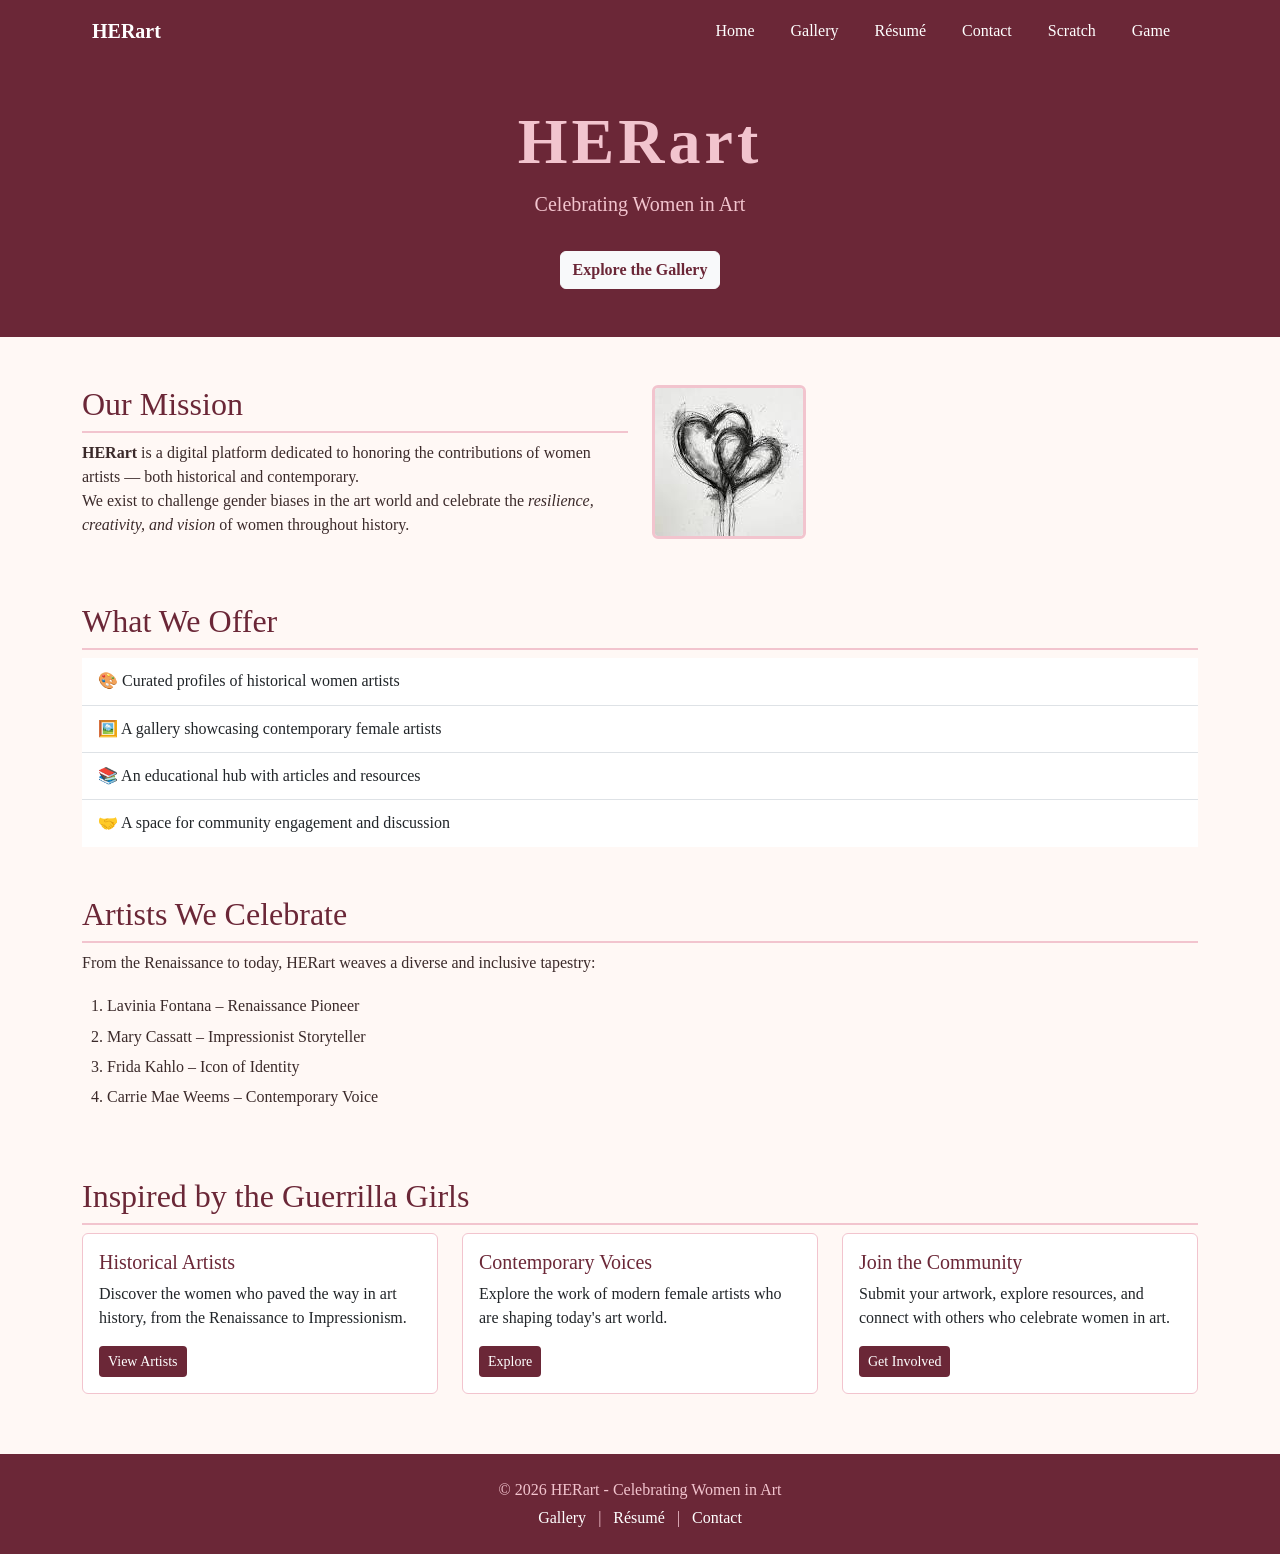
<file: index.html>
<!DOCTYPE html>
<html lang="en">

<head>
  <meta charset="UTF-8" />
  <meta name="viewport" content="width=device-width, initial-scale=1.0" />
  <title>HERart - Celebrating Women in Art</title>
  <!-- Bootstrap CSS -->
  <link href="https://cdn.jsdelivr.net/npm/bootstrap@5.3.0/dist/css/bootstrap.min.css" rel="stylesheet" />
  <!-- Custom Stylesheet -->
  <link rel="stylesheet" href="styles.css" />
</head>

<body>

 <!-- NAVBAR (Bootstrap Component) -->
  <nav class="navbar navbar-expand-lg fixed-top" style="background-color: #6b2737;">
    <div class="container">
      <a class="navbar-brand text-white fw-bold" href="index.html">HERart</a>
      <button class="navbar-toggler" type="button" data-bs-toggle="collapse" data-bs-target="#navbarNav">
        <span class="navbar-toggler-icon"></span>
      </button>
      <div class="collapse navbar-collapse" id="navbarNav">
        <ul class="navbar-nav ms-auto">
          <li class="nav-item"><a class="nav-link text-white" href="index.html">Home</a></li>
          <li class="nav-item"><a class="nav-link text-white" href="gallery.html">Gallery</a></li>
          <li class="nav-item"><a class="nav-link text-white" href="resume.html">Résumé</a></li>
          <li class="nav-item"><a class="nav-link text-white" href="contact.html">Contact</a></li>
          <li class="nav-item"><a class="nav-link text-white" href="scratch.html">Scratch</a></li>
          <li class="nav-item"><a class="nav-link text-white" href="webapp.html">Game</a></li>
        </ul>
      </div>
    </div>
  </nav>

  <!-- HERO SECTION -->
  <div class="container-fluid py-5 text-white text-center" style="background-color: #6b2737; margin-top: 56px;">
    <div class="container">
      <h1 class="display-3 fw-bold" style="color: #f2c4ce; letter-spacing: 4px;">HERart</h1>
      <p class="lead" style="color: #f2c4ce;">Celebrating Women in Art</p>
      <a href="gallery.html" class="btn btn-light mt-3" style="color: #6b2737; font-weight: bold;">Explore the Gallery</a>
    </div>
  </div>

  <!-- MAIN CONTENT -->
  <div class="container my-5" id="top">

    <!-- MISSION -->
    <div class="row align-items-center mb-5" id="mission">
      <div class="col-md-6">
        <h2 style="color: #6b2737;">Our Mission</h2>
        <p>
          <strong>HERart</strong> is a digital platform dedicated to honoring the contributions
          of women artists — both historical and contemporary.<br />
          We exist to challenge gender biases in the art world and celebrate the
          <em>resilience, creativity, and vision</em> of women throughout history.
        </p>
      </div>
      <div class="col-md-6 text-center">
        <img src="images/frontpageart.jpg" alt="Artwork representing women in art"
          class="img-fluid rounded" style="border: 3px solid #f2c4ce; max-height: 300px;" />
      </div>
    </div>

    <!-- WHAT WE OFFER -->
    <div class="row mb-5" id="what-we-offer">
      <div class="col-12">
        <h2 style="color: #6b2737;">What We Offer</h2>
        <ul class="list-group list-group-flush">
          <li class="list-group-item">🎨 Curated profiles of historical women artists</li>
          <li class="list-group-item">🖼️ A gallery showcasing contemporary female artists</li>
          <li class="list-group-item">📚 An educational hub with articles and resources</li>
          <li class="list-group-item">🤝 A space for community engagement and discussion</li>
        </ul>
      </div>
    </div>

    <!-- ARTISTS WE CELEBRATE -->
    <div class="row mb-5" id="artists">
      <div class="col-12">
        <h2 style="color: #6b2737;">Artists We Celebrate</h2>
        <p>From the Renaissance to today, HERart weaves a diverse and inclusive tapestry:</p>
        <ol>
          <li>Lavinia Fontana – Renaissance Pioneer</li>
          <li>Mary Cassatt – Impressionist Storyteller</li>
          <li>Frida Kahlo – Icon of Identity</li>
          <li>Carrie Mae Weems – Contemporary Voice</li>
        </ol>
      </div>
    </div>

    <!-- CARDS SECTION -->
    <div class="row mb-5" id="inspiration">
      <div class="col-12">
        <h2 style="color: #6b2737;">Inspired by the Guerrilla Girls</h2>
      </div>
      <div class="col-md-4">
        <div class="card h-100" style="border-color: #f2c4ce;">
          <div class="card-body">
            <h5 class="card-title" style="color: #6b2737;">Historical Artists</h5>
            <p class="card-text">Discover the women who paved the way in art history, from the Renaissance to Impressionism.</p>
            <a href="gallery.html" class="btn btn-sm" style="background-color: #6b2737; color: white;">View Artists</a>
          </div>
        </div>
      </div>
      <div class="col-md-4">
        <div class="card h-100" style="border-color: #f2c4ce;">
          <div class="card-body">
            <h5 class="card-title" style="color: #6b2737;">Contemporary Voices</h5>
            <p class="card-text">Explore the work of modern female artists who are shaping today's art world.</p>
            <a href="gallery.html" class="btn btn-sm" style="background-color: #6b2737; color: white;">Explore</a>
          </div>
        </div>
      </div>
      <div class="col-md-4">
        <div class="card h-100" style="border-color: #f2c4ce;">
          <div class="card-body">
            <h5 class="card-title" style="color: #6b2737;">Join the Community</h5>
            <p class="card-text">Submit your artwork, explore resources, and connect with others who celebrate women in art.</p>
            <a href="contact.html" class="btn btn-sm" style="background-color: #6b2737; color: white;">Get Involved</a>
          </div>
        </div>
      </div>
    </div>

  </div>

  <!-- FOOTER -->
  <footer class="text-center py-4" style="background-color: #6b2737; color: #f2c4ce;">
    <p class="mb-1">&copy; 2026 HERart - Celebrating Women in Art</p>
    <a href="gallery.html" class="text-white mx-2">Gallery</a> |
    <a href="resume.html" class="text-white mx-2">Résumé</a> |
    <a href="contact.html" class="text-white mx-2">Contact</a>
  </footer>

  <!-- Bootstrap JS -->
  <script src="https://cdn.jsdelivr.net/npm/bootstrap@5.3.0/dist/js/bootstrap.bundle.min.js"></script>

</body>
</html>
</file>
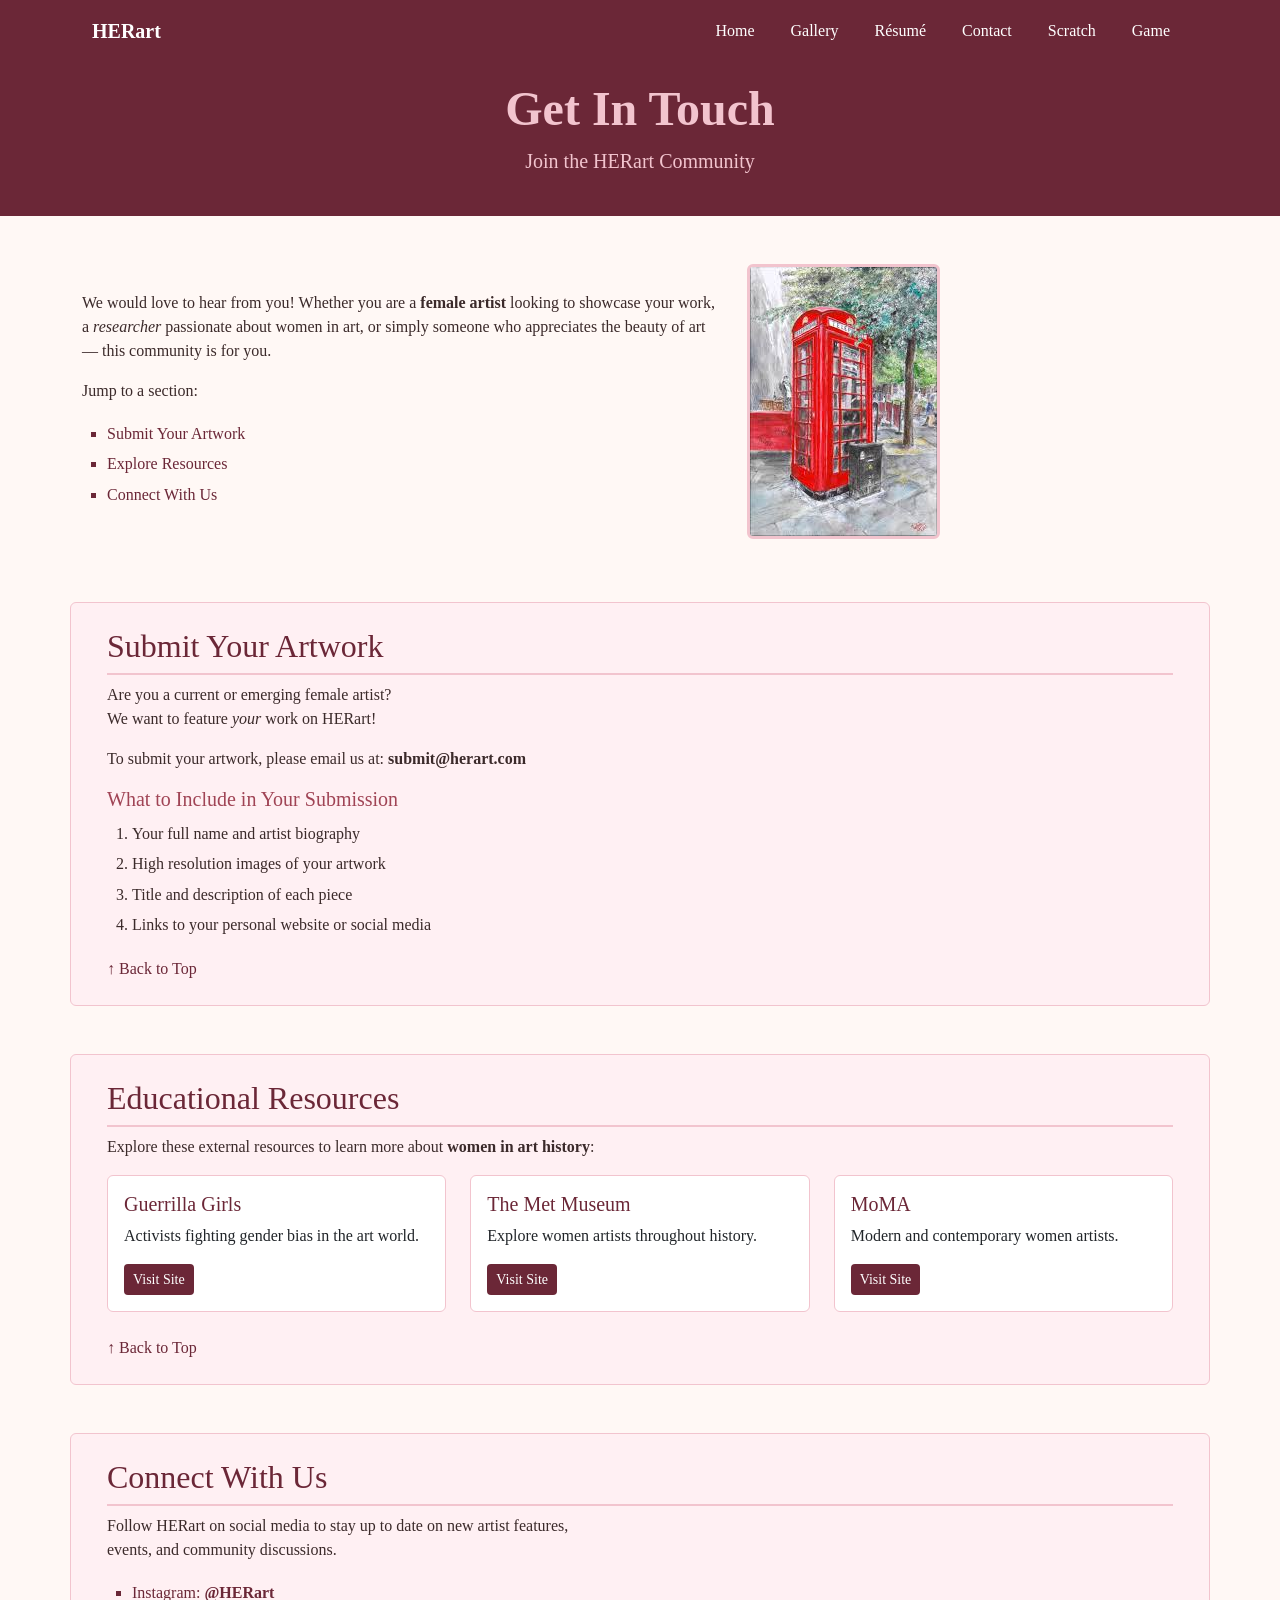
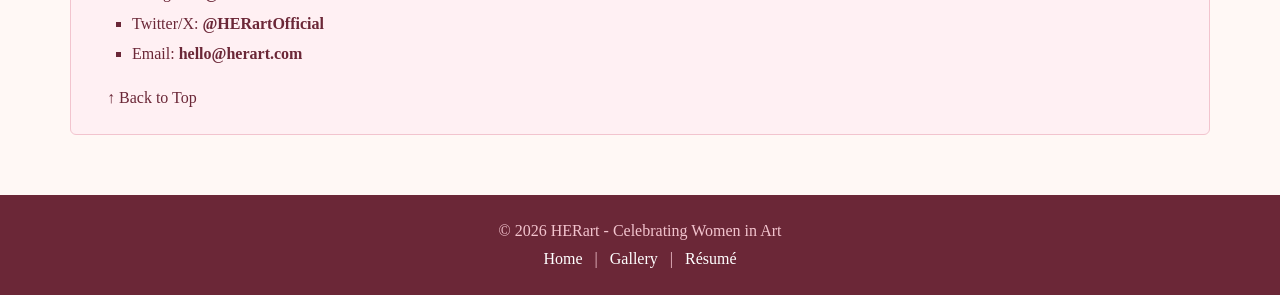
<file: contact.html>
<!DOCTYPE html>
<html lang="en">

<head>
  <meta charset="UTF-8" />
  <meta name="viewport" content="width=device-width, initial-scale=1.0" />
  <title>HERart - Contact Us</title>
  <!-- Bootstrap CSS -->
  <link href="https://cdn.jsdelivr.net/npm/bootstrap@5.3.0/dist/css/bootstrap.min.css" rel="stylesheet" />
  <!-- Custom Stylesheet -->
  <link rel="stylesheet" href="styles.css" />
</head>

<body>

 <!-- NAVBAR (Bootstrap Component) -->
  <nav class="navbar navbar-expand-lg fixed-top" style="background-color: #6b2737;">
    <div class="container">
      <a class="navbar-brand text-white fw-bold" href="index.html">HERart</a>
      <button class="navbar-toggler" type="button" data-bs-toggle="collapse" data-bs-target="#navbarNav">
        <span class="navbar-toggler-icon"></span>
      </button>
      <div class="collapse navbar-collapse" id="navbarNav">
        <ul class="navbar-nav ms-auto">
          <li class="nav-item"><a class="nav-link text-white" href="index.html">Home</a></li>
          <li class="nav-item"><a class="nav-link text-white" href="gallery.html">Gallery</a></li>
          <li class="nav-item"><a class="nav-link text-white" href="resume.html">Résumé</a></li>
          <li class="nav-item"><a class="nav-link text-white" href="contact.html">Contact</a></li>
          <li class="nav-item"><a class="nav-link text-white" href="scratch.html">Scratch</a></li>
          <li class="nav-item"><a class="nav-link text-white" href="webapp.html">Game</a></li>
        </ul>
      </div>
    </div>
  </nav>

  <!-- PAGE HEADER -->
  <div class="container-fluid py-4 text-center text-white" style="background-color: #6b2737; margin-top: 56px;">
    <h1 class="display-5 fw-bold" style="color: #f2c4ce;">Get In Touch</h1>
    <p class="lead" style="color: #f2c4ce;">Join the HERart Community</p>
  </div>

  <!-- MAIN CONTENT -->
  <div class="container my-5" id="top">

    <!-- INTRO -->
    <div class="row align-items-center mb-5" id="contact-intro">
      <div class="col-md-7">
        <p>
          We would love to hear from you! Whether you are a <strong>female artist</strong>
          looking to showcase your work, a <em>researcher</em> passionate about women in art,
          or simply someone who appreciates the beauty of art — this community is for you.
        </p>
        <p>Jump to a section:</p>
        <ul>
          <li><a href="#submit-art" style="color: #6b2737;">Submit Your Artwork</a></li>
          <li><a href="#resources" style="color: #6b2737;">Explore Resources</a></li>
          <li><a href="#connect" style="color: #6b2737;">Connect With Us</a></li>
        </ul>
      </div>
      <div class="col-md-5 text-center">
        <img src="images/contactpage.jpg" alt="HERart Community"
          class="img-fluid rounded" style="border: 3px solid #f2c4ce; max-height: 300px;" />
      </div>
    </div>

    <!-- SUBMIT ART -->
    <div class="row mb-5 p-4 rounded" id="submit-art" style="background-color: #fff0f3; border: 1px solid #f2c4ce;">
      <div class="col-12">
        <h2 style="color: #6b2737;">Submit Your Artwork</h2>
        <p>
          Are you a current or emerging female artist?<br />
          We want to feature <em>your</em> work on HERart!
        </p>
        <p>To submit your artwork, please email us at: <strong>submit@herart.com</strong></p>
        <h5 style="color: #a04455;">What to Include in Your Submission</h5>
        <ol>
          <li>Your full name and artist biography</li>
          <li>High resolution images of your artwork</li>
          <li>Title and description of each piece</li>
          <li>Links to your personal website or social media</li>
        </ol>
        <a href="#top" style="color: #6b2737;">&#8593; Back to Top</a>
      </div>
    </div>

    <!-- RESOURCES -->
    <div class="row mb-5 p-4 rounded" id="resources" style="background-color: #fff0f3; border: 1px solid #f2c4ce;">
      <div class="col-12">
        <h2 style="color: #6b2737;">Educational Resources</h2>
        <p>Explore these external resources to learn more about <strong>women in art history</strong>:</p>
        <div class="row">
          <div class="col-md-4">
            <div class="card h-100" style="border-color: #f2c4ce;">
              <div class="card-body">
                <h5 class="card-title" style="color: #6b2737;">Guerrilla Girls</h5>
                <p class="card-text">Activists fighting gender bias in the art world.</p>
                <a href="https://www.guerrillagirls.com" target="_blank" class="btn btn-sm" style="background-color: #6b2737; color: white;">Visit Site</a>
              </div>
            </div>
          </div>
          <div class="col-md-4">
            <div class="card h-100" style="border-color: #f2c4ce;">
              <div class="card-body">
                <h5 class="card-title" style="color: #6b2737;">The Met Museum</h5>
                <p class="card-text">Explore women artists throughout history.</p>
                <a href="https://www.metmuseum.org" target="_blank" class="btn btn-sm" style="background-color: #6b2737; color: white;">Visit Site</a>
              </div>
            </div>
          </div>
          <div class="col-md-4">
            <div class="card h-100" style="border-color: #f2c4ce;">
              <div class="card-body">
                <h5 class="card-title" style="color: #6b2737;">MoMA</h5>
                <p class="card-text">Modern and contemporary women artists.</p>
                <a href="https://www.moma.org" target="_blank" class="btn btn-sm" style="background-color: #6b2737; color: white;">Visit Site</a>
              </div>
            </div>
          </div>
        </div>
        <br />
        <a href="#top" style="color: #6b2737;">&#8593; Back to Top</a>
      </div>
    </div>

    <!-- CONNECT -->
    <div class="row mb-5 p-4 rounded" id="connect" style="background-color: #fff0f3; border: 1px solid #f2c4ce;">
      <div class="col-12">
        <h2 style="color: #6b2737;">Connect With Us</h2>
        <p>
          Follow HERart on social media to stay up to date on new artist features,<br />
          events, and community discussions.
        </p>
        <ul>
          <li>Instagram: <strong>@HERart</strong></li>
          <li>Twitter/X: <strong>@HERartOfficial</strong></li>
          <li>Email: <strong>hello@herart.com</strong></li>
        </ul>
        <a href="#top" style="color: #6b2737;">&#8593; Back to Top</a>
      </div>
    </div>

  </div>

  <!-- FOOTER -->
  <footer class="text-center py-4" style="background-color: #6b2737; color: #f2c4ce;">
    <p class="mb-1">&copy; 2026 HERart - Celebrating Women in Art</p>
    <a href="index.html" class="text-white mx-2">Home</a> |
    <a href="gallery.html" class="text-white mx-2">Gallery</a> |
    <a href="resume.html" class="text-white mx-2">Résumé</a>
  </footer>

  <!-- Bootstrap JS -->
  <script src="https://cdn.jsdelivr.net/npm/bootstrap@5.3.0/dist/js/bootstrap.bundle.min.js"></script>

</body>
</html>
</file>
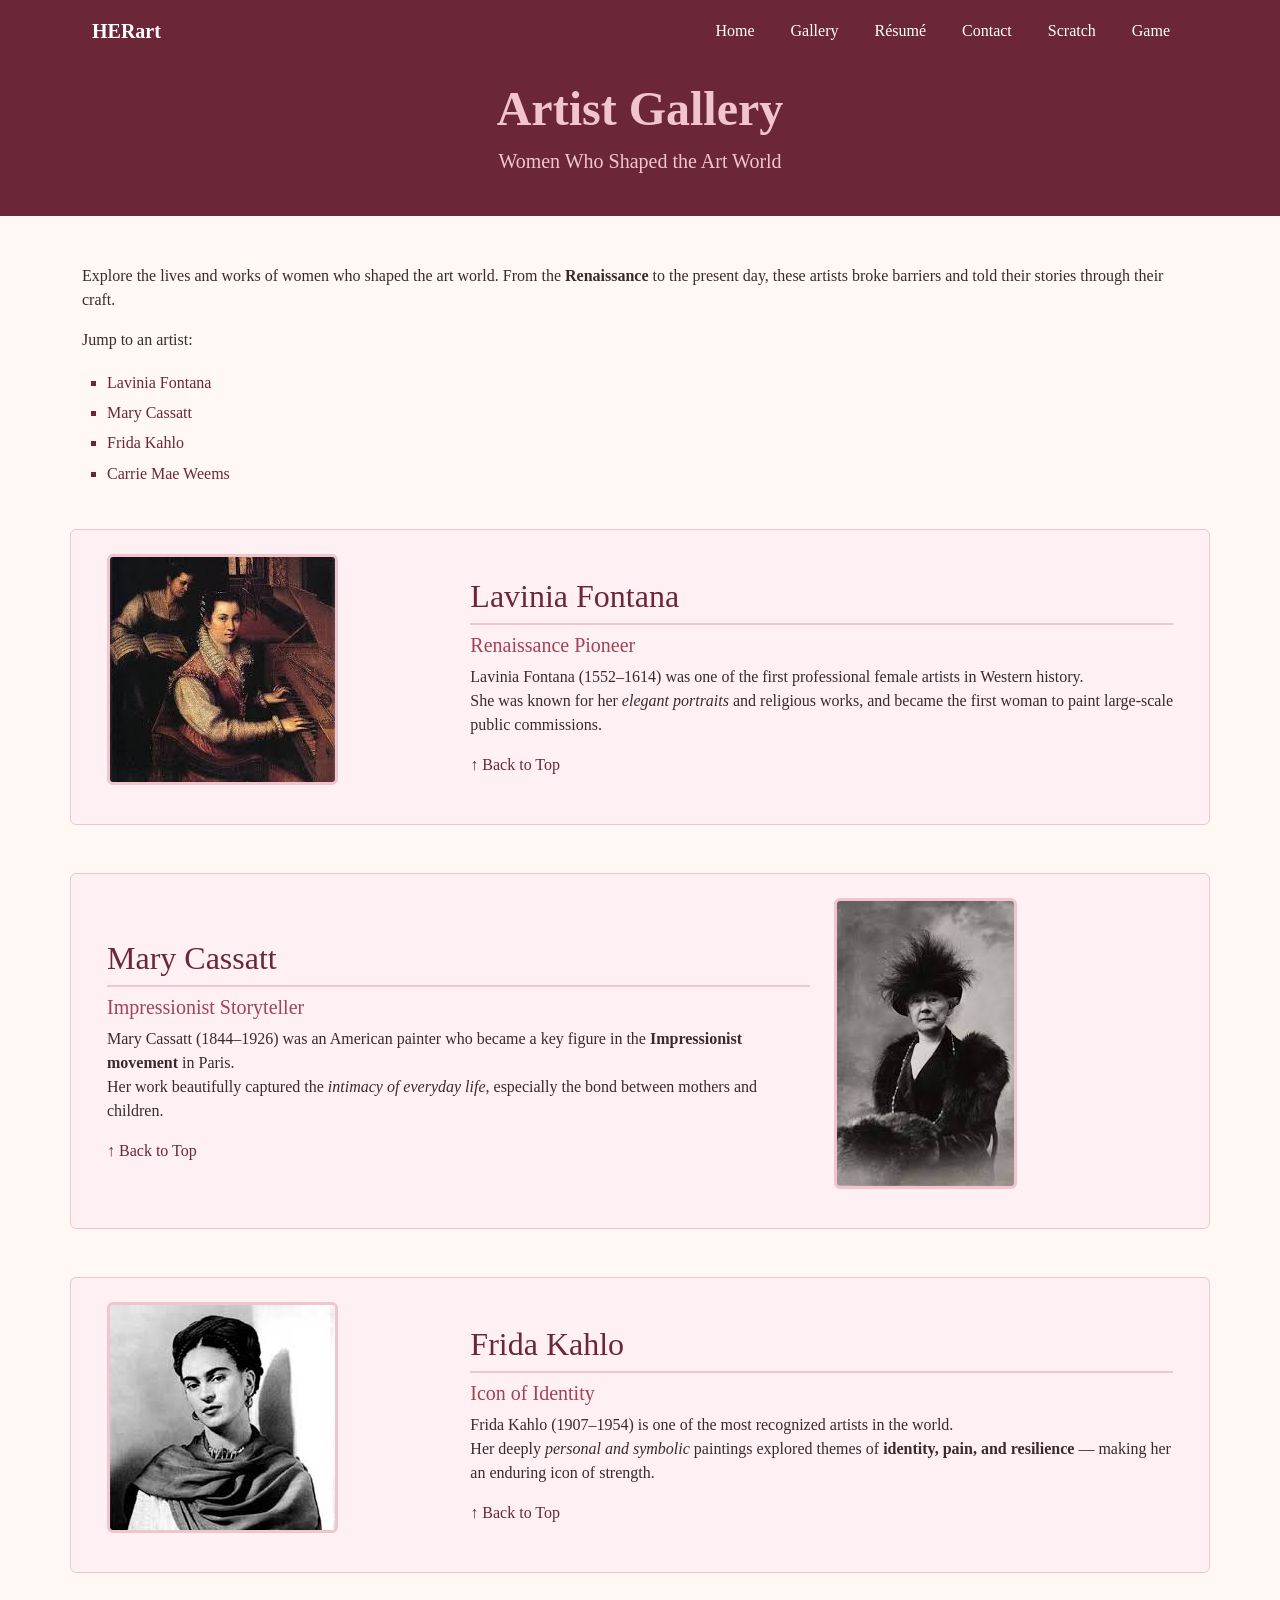
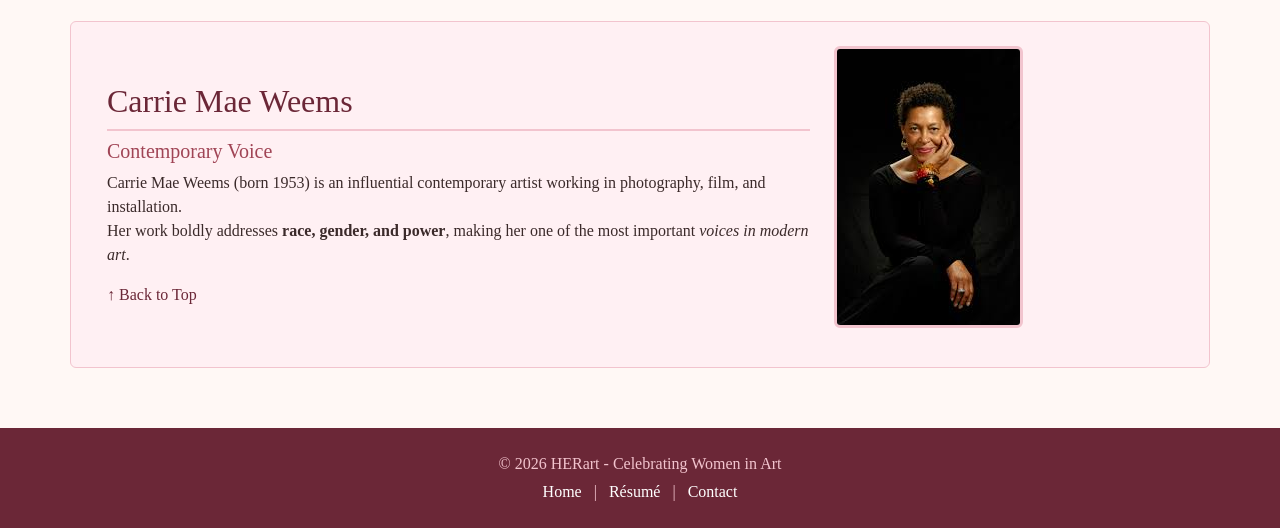
<file: gallery.html>
<!DOCTYPE html>
<html lang="en">

<head>
  <meta charset="UTF-8" />
  <meta name="viewport" content="width=device-width, initial-scale=1.0" />
  <title>HERart - Artist Gallery</title>
  <!-- Bootstrap CSS -->
  <link href="https://cdn.jsdelivr.net/npm/bootstrap@5.3.0/dist/css/bootstrap.min.css" rel="stylesheet" />
  <!-- Custom Stylesheet -->
  <link rel="stylesheet" href="styles.css" />
</head>

<body>

  <!-- NAVBAR (Bootstrap Component) -->
  <nav class="navbar navbar-expand-lg fixed-top" style="background-color: #6b2737;">
    <div class="container">
      <a class="navbar-brand text-white fw-bold" href="index.html">HERart</a>
      <button class="navbar-toggler" type="button" data-bs-toggle="collapse" data-bs-target="#navbarNav">
        <span class="navbar-toggler-icon"></span>
      </button>
      <div class="collapse navbar-collapse" id="navbarNav">
        <ul class="navbar-nav ms-auto">
          <li class="nav-item"><a class="nav-link text-white" href="index.html">Home</a></li>
          <li class="nav-item"><a class="nav-link text-white" href="gallery.html">Gallery</a></li>
          <li class="nav-item"><a class="nav-link text-white" href="resume.html">Résumé</a></li>
          <li class="nav-item"><a class="nav-link text-white" href="contact.html">Contact</a></li>
          <li class="nav-item"><a class="nav-link text-white" href="scratch.html">Scratch</a></li>
          <li class="nav-item"><a class="nav-link text-white" href="webapp.html">Game</a></li>
        </ul>
      </div>
    </div>
  </nav>

  <!-- PAGE HEADER -->
  <div class="container-fluid py-4 text-center text-white" style="background-color: #6b2737; margin-top: 56px;">
    <h1 class="display-5 fw-bold" style="color: #f2c4ce;">Artist Gallery</h1>
    <p class="lead" style="color: #f2c4ce;">Women Who Shaped the Art World</p>
  </div>

  <!-- MAIN CONTENT -->
  <div class="container my-5" id="top">

    <!-- INTRO -->
    <div class="row mb-4" id="gallery-intro">
      <div class="col-12">
        <p>
          Explore the lives and works of women who shaped the art world.
          From the <strong>Renaissance</strong> to the present day,
          these artists broke barriers and told their stories through their craft.
        </p>
        <p>Jump to an artist:</p>
        <ul>
          <li><a href="#lavinia" style="color: #6b2737;">Lavinia Fontana</a></li>
          <li><a href="#mary" style="color: #6b2737;">Mary Cassatt</a></li>
          <li><a href="#frida" style="color: #6b2737;">Frida Kahlo</a></li>
          <li><a href="#carrie" style="color: #6b2737;">Carrie Mae Weems</a></li>
        </ul>
      </div>
    </div>

    <!-- ARTIST 1 - LAVINIA FONTANA -->
    <div class="row align-items-center mb-5 p-4 rounded" id="lavinia" style="background-color: #fff0f3; border: 1px solid #f2c4ce;">
      <div class="col-md-4 text-center">
        <img src="images/LaviniaFontana.jpg" alt="Lavinia Fontana"
          class="img-fluid rounded" style="border: 3px solid #f2c4ce; max-height: 300px;" />
      </div>
      <div class="col-md-8">
        <h2 style="color: #6b2737;">Lavinia Fontana</h2>
        <h5 style="color: #a04455;">Renaissance Pioneer</h5>
        <p>
          Lavinia Fontana (1552–1614) was one of the first professional female artists in Western history.<br />
          She was known for her <em>elegant portraits</em> and religious works, and became the first woman
          to paint large-scale public commissions.
        </p>
        <a href="#top" style="color: #6b2737;">&#8593; Back to Top</a>
      </div>
    </div>

    <!-- ARTIST 2 - MARY CASSATT -->
    <div class="row align-items-center mb-5 p-4 rounded" id="mary" style="background-color: #fff0f3; border: 1px solid #f2c4ce;">
      <div class="col-md-8">
        <h2 style="color: #6b2737;">Mary Cassatt</h2>
        <h5 style="color: #a04455;">Impressionist Storyteller</h5>
        <p>
          Mary Cassatt (1844–1926) was an American painter who became a key figure in the
          <strong>Impressionist movement</strong> in Paris.<br />
          Her work beautifully captured the <em>intimacy of everyday life</em>,
          especially the bond between mothers and children.
        </p>
        <a href="#top" style="color: #6b2737;">&#8593; Back to Top</a>
      </div>
      <div class="col-md-4 text-center">
        <img src="images/MaryCassatt.jpg" alt="Mary Cassatt"
          class="img-fluid rounded" style="border: 3px solid #f2c4ce; max-height: 300px;" />
      </div>
    </div>

    <!-- ARTIST 3 - FRIDA KAHLO -->
    <div class="row align-items-center mb-5 p-4 rounded" id="frida" style="background-color: #fff0f3; border: 1px solid #f2c4ce;">
      <div class="col-md-4 text-center">
        <img src="images/FridaKahlo.jpg" alt="Frida Kahlo"
          class="img-fluid rounded" style="border: 3px solid #f2c4ce; max-height: 300px;" />
      </div>
      <div class="col-md-8">
        <h2 style="color: #6b2737;">Frida Kahlo</h2>
        <h5 style="color: #a04455;">Icon of Identity</h5>
        <p>
          Frida Kahlo (1907–1954) is one of the most recognized artists in the world.<br />
          Her deeply <em>personal and symbolic</em> paintings explored themes of
          <strong>identity, pain, and resilience</strong> — making her an enduring icon of strength.
        </p>
        <a href="#top" style="color: #6b2737;">&#8593; Back to Top</a>
      </div>
    </div>

    <!-- ARTIST 4 - CARRIE MAE WEEMS -->
    <div class="row align-items-center mb-5 p-4 rounded" id="carrie" style="background-color: #fff0f3; border: 1px solid #f2c4ce;">
      <div class="col-md-8">
        <h2 style="color: #6b2737;">Carrie Mae Weems</h2>
        <h5 style="color: #a04455;">Contemporary Voice</h5>
        <p>
          Carrie Mae Weems (born 1953) is an influential contemporary artist working in
          photography, film, and installation.<br />
          Her work boldly addresses <strong>race, gender, and power</strong>,
          making her one of the most important <em>voices in modern art</em>.
        </p>
        <a href="#top" style="color: #6b2737;">&#8593; Back to Top</a>
      </div>
      <div class="col-md-4 text-center">
        <img src="images/CarrieMaeWeems.jpg" alt="Carrie Mae Weems"
          class="img-fluid rounded" style="border: 3px solid #f2c4ce; max-height: 300px;" />
      </div>
    </div>

  </div>

  <!-- FOOTER -->
  <footer class="text-center py-4" style="background-color: #6b2737; color: #f2c4ce;">
    <p class="mb-1">&copy; 2026 HERart - Celebrating Women in Art</p>
    <a href="index.html" class="text-white mx-2">Home</a> |
    <a href="resume.html" class="text-white mx-2">Résumé</a> |
    <a href="contact.html" class="text-white mx-2">Contact</a>
  </footer>

  <!-- Bootstrap JS -->
  <script src="https://cdn.jsdelivr.net/npm/bootstrap@5.3.0/dist/js/bootstrap.bundle.min.js"></script>

</body>
</html>
</file>
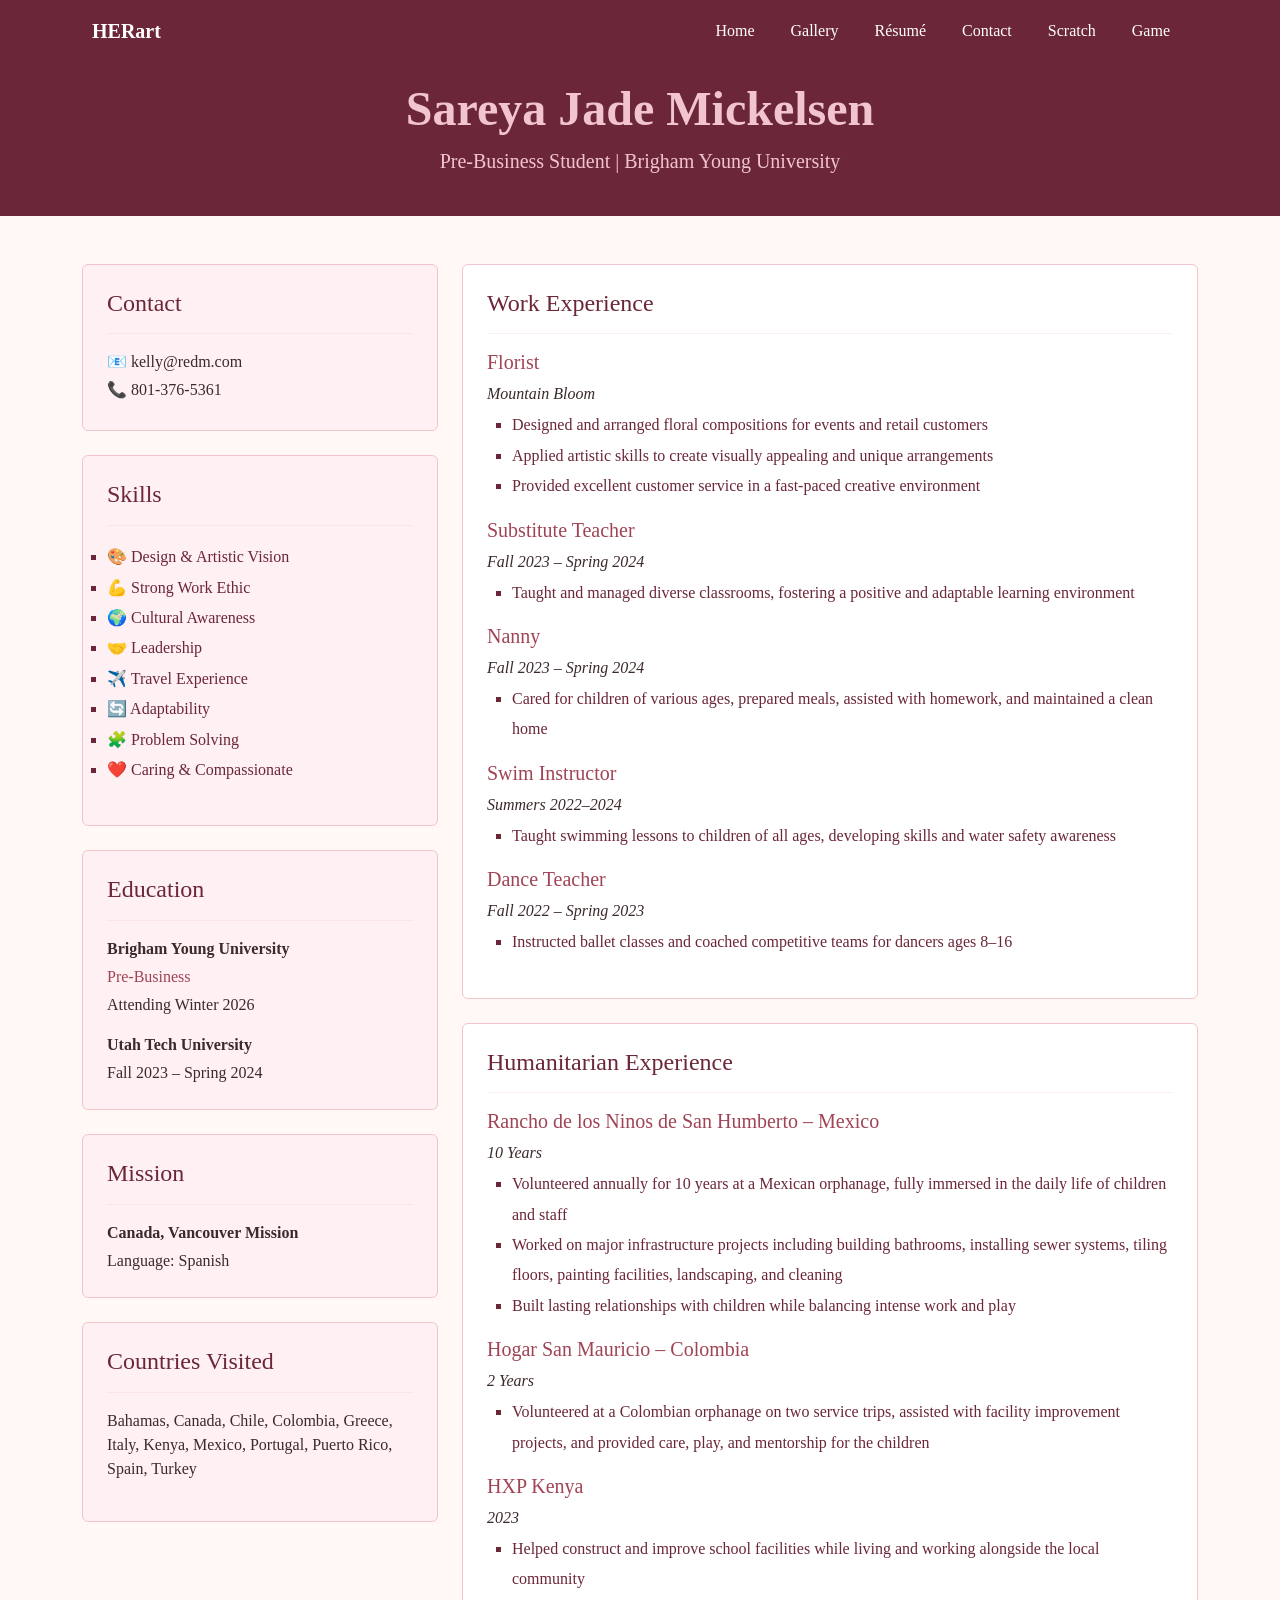
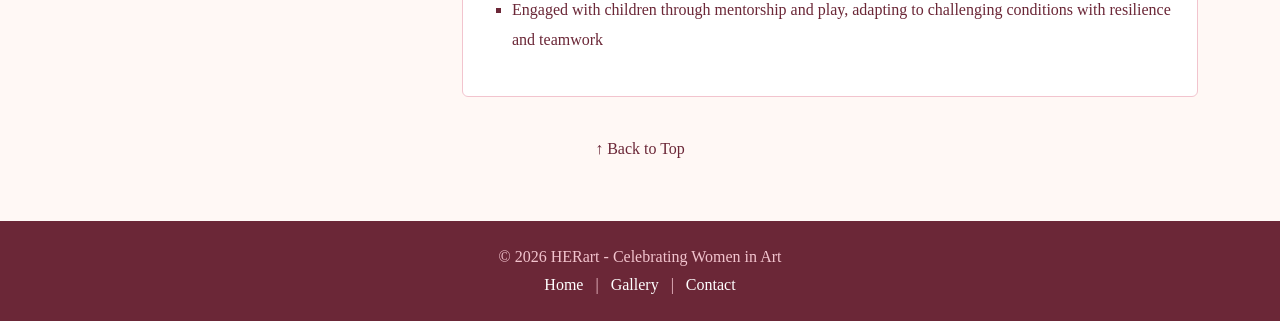
<file: resume.html>
<!DOCTYPE html>
<html lang="en">

<head>
  <meta charset="UTF-8" />
  <meta name="viewport" content="width=device-width, initial-scale=1.0" />
  <title>Sareya Jade Mickelsen - Résumé</title>
  <!-- Bootstrap CSS -->
  <link href="https://cdn.jsdelivr.net/npm/bootstrap@5.3.0/dist/css/bootstrap.min.css" rel="stylesheet" />
  <!-- Custom Stylesheet -->
  <link rel="stylesheet" href="styles.css" />
</head>

<body>

  <!-- NAVBAR (Bootstrap Component) -->
  <nav class="navbar navbar-expand-lg fixed-top" style="background-color: #6b2737;">
    <div class="container">
      <a class="navbar-brand text-white fw-bold" href="index.html">HERart</a>
      <button class="navbar-toggler" type="button" data-bs-toggle="collapse" data-bs-target="#navbarNav">
        <span class="navbar-toggler-icon"></span>
      </button>
      <div class="collapse navbar-collapse" id="navbarNav">
        <ul class="navbar-nav ms-auto">
          <li class="nav-item"><a class="nav-link text-white" href="index.html">Home</a></li>
          <li class="nav-item"><a class="nav-link text-white" href="gallery.html">Gallery</a></li>
          <li class="nav-item"><a class="nav-link text-white" href="resume.html">Résumé</a></li>
          <li class="nav-item"><a class="nav-link text-white" href="contact.html">Contact</a></li>
          <li class="nav-item"><a class="nav-link text-white" href="scratch.html">Scratch</a></li>
          <li class="nav-item"><a class="nav-link text-white" href="webapp.html">Game</a></li>
        </ul>
      </div>
    </div>
  </nav>
  <!-- PAGE HEADER -->
  <div class="container-fluid py-4 text-center text-white" style="background-color: #6b2737; margin-top: 56px;">
    <h1 class="display-5 fw-bold" style="color: #f2c4ce;">Sareya Jade Mickelsen</h1>
    <p class="lead" style="color: #f2c4ce;">Pre-Business Student | Brigham Young University</p>
  </div>

  <!-- RESUME CONTENT -->
  <div class="container my-5" id="top">
    <div class="row">

      <!-- LEFT COLUMN -->
      <div class="col-md-4">

        <!-- CONTACT -->
        <div class="p-4 mb-4 rounded" style="background-color: #fff0f3; border: 1px solid #f2c4ce;">
          <h4 style="color: #6b2737;">Contact</h4>
          <hr style="border-color: #f2c4ce;" />
          <p class="mb-1">📧 kelly@redm.com</p>
          <p class="mb-1">📞 801-376-5361</p>
        </div>

        <!-- SKILLS -->
        <div class="p-4 mb-4 rounded" style="background-color: #fff0f3; border: 1px solid #f2c4ce;">
          <h4 style="color: #6b2737;">Skills</h4>
          <hr style="border-color: #f2c4ce;" />
          <ul class="list-unstyled">
            <li>🎨 Design & Artistic Vision</li>
            <li>💪 Strong Work Ethic</li>
            <li>🌍 Cultural Awareness</li>
            <li>🤝 Leadership</li>
            <li>✈️ Travel Experience</li>
            <li>🔄 Adaptability</li>
            <li>🧩 Problem Solving</li>
            <li>❤️ Caring & Compassionate</li>
          </ul>
        </div>

        <!-- EDUCATION -->
        <div class="p-4 mb-4 rounded" style="background-color: #fff0f3; border: 1px solid #f2c4ce;">
          <h4 style="color: #6b2737;">Education</h4>
          <hr style="border-color: #f2c4ce;" />
          <p class="mb-1"><strong>Brigham Young University</strong></p>
          <p class="mb-1" style="color: #a04455;">Pre-Business</p>
          <p class="mb-3">Attending Winter 2026</p>
          <p class="mb-1"><strong>Utah Tech University</strong></p>
          <p class="mb-0">Fall 2023 – Spring 2024</p>
        </div>

        <!-- MISSION -->
        <div class="p-4 mb-4 rounded" style="background-color: #fff0f3; border: 1px solid #f2c4ce;">
          <h4 style="color: #6b2737;">Mission</h4>
          <hr style="border-color: #f2c4ce;" />
          <p class="mb-1"><strong>Canada, Vancouver Mission</strong></p>
          <p class="mb-0">Language: Spanish</p>
        </div>

        <!-- COUNTRIES VISITED -->
        <div class="p-4 mb-4 rounded" style="background-color: #fff0f3; border: 1px solid #f2c4ce;">
          <h4 style="color: #6b2737;">Countries Visited</h4>
          <hr style="border-color: #f2c4ce;" />
          <p>Bahamas, Canada, Chile, Colombia, Greece, Italy, Kenya, Mexico, Portugal, Puerto Rico, Spain, Turkey</p>
        </div>

      </div>

      <!-- RIGHT COLUMN -->
      <div class="col-md-8">

        <!-- WORK EXPERIENCE -->
        <div class="p-4 mb-4 rounded" style="background-color: #ffffff; border: 1px solid #f2c4ce;">
          <h4 style="color: #6b2737;">Work Experience</h4>
          <hr style="border-color: #f2c4ce;" />

          <h5 style="color: #a04455;">Florist</h5>
          <p class="mb-1"><em>Mountain Bloom</em></p>
          <ul>
            <li>Designed and arranged floral compositions for events and retail customers</li>
            <li>Applied artistic skills to create visually appealing and unique arrangements</li>
            <li>Provided excellent customer service in a fast-paced creative environment</li>
          </ul>

          <h5 style="color: #a04455;">Substitute Teacher</h5>
          <p class="mb-1"><em>Fall 2023 – Spring 2024</em></p>
          <ul>
            <li>Taught and managed diverse classrooms, fostering a positive and adaptable learning environment</li>
          </ul>

          <h5 style="color: #a04455;">Nanny</h5>
          <p class="mb-1"><em>Fall 2023 – Spring 2024</em></p>
          <ul>
            <li>Cared for children of various ages, prepared meals, assisted with homework, and maintained a clean home</li>
          </ul>

          <h5 style="color: #a04455;">Swim Instructor</h5>
          <p class="mb-1"><em>Summers 2022–2024</em></p>
          <ul>
            <li>Taught swimming lessons to children of all ages, developing skills and water safety awareness</li>
          </ul>

          <h5 style="color: #a04455;">Dance Teacher</h5>
          <p class="mb-1"><em>Fall 2022 – Spring 2023</em></p>
          <ul>
            <li>Instructed ballet classes and coached competitive teams for dancers ages 8–16</li>
          </ul>
        </div>

        <!-- HUMANITARIAN EXPERIENCE -->
        <div class="p-4 mb-4 rounded" style="background-color: #ffffff; border: 1px solid #f2c4ce;">
          <h4 style="color: #6b2737;">Humanitarian Experience</h4>
          <hr style="border-color: #f2c4ce;" />

          <h5 style="color: #a04455;">Rancho de los Ninos de San Humberto – Mexico</h5>
          <p class="mb-1"><em>10 Years</em></p>
          <ul>
            <li>Volunteered annually for 10 years at a Mexican orphanage, fully immersed in the daily life of children and staff</li>
            <li>Worked on major infrastructure projects including building bathrooms, installing sewer systems, tiling floors, painting facilities, landscaping, and cleaning</li>
            <li>Built lasting relationships with children while balancing intense work and play</li>
          </ul>

          <h5 style="color: #a04455;">Hogar San Mauricio – Colombia</h5>
          <p class="mb-1"><em>2 Years</em></p>
          <ul>
            <li>Volunteered at a Colombian orphanage on two service trips, assisted with facility improvement projects, and provided care, play, and mentorship for the children</li>
          </ul>

          <h5 style="color: #a04455;">HXP Kenya</h5>
          <p class="mb-1"><em>2023</em></p>
          <ul>
            <li>Helped construct and improve school facilities while living and working alongside the local community</li>
            <li>Engaged with children through mentorship and play, adapting to challenging conditions with resilience and teamwork</li>
          </ul>
        </div>

      </div>
    </div>

    <!-- BACK TO TOP -->
    <div class="text-center mt-3">
      <a href="#top" style="color: #6b2737;">&#8593; Back to Top</a>
    </div>

  </div>

  <!-- FOOTER -->
  <footer class="text-center py-4" style="background-color: #6b2737; color: #f2c4ce;">
    <p class="mb-1">&copy; 2026 HERart - Celebrating Women in Art</p>
    <a href="index.html" class="text-white mx-2">Home</a> |
    <a href="gallery.html" class="text-white mx-2">Gallery</a> |
    <a href="contact.html" class="text-white mx-2">Contact</a>
  </footer>

  <!-- Bootstrap JS -->
  <script src="https://cdn.jsdelivr.net/npm/bootstrap@5.3.0/dist/js/bootstrap.bundle.min.js"></script>

</body>
</html>
</file>
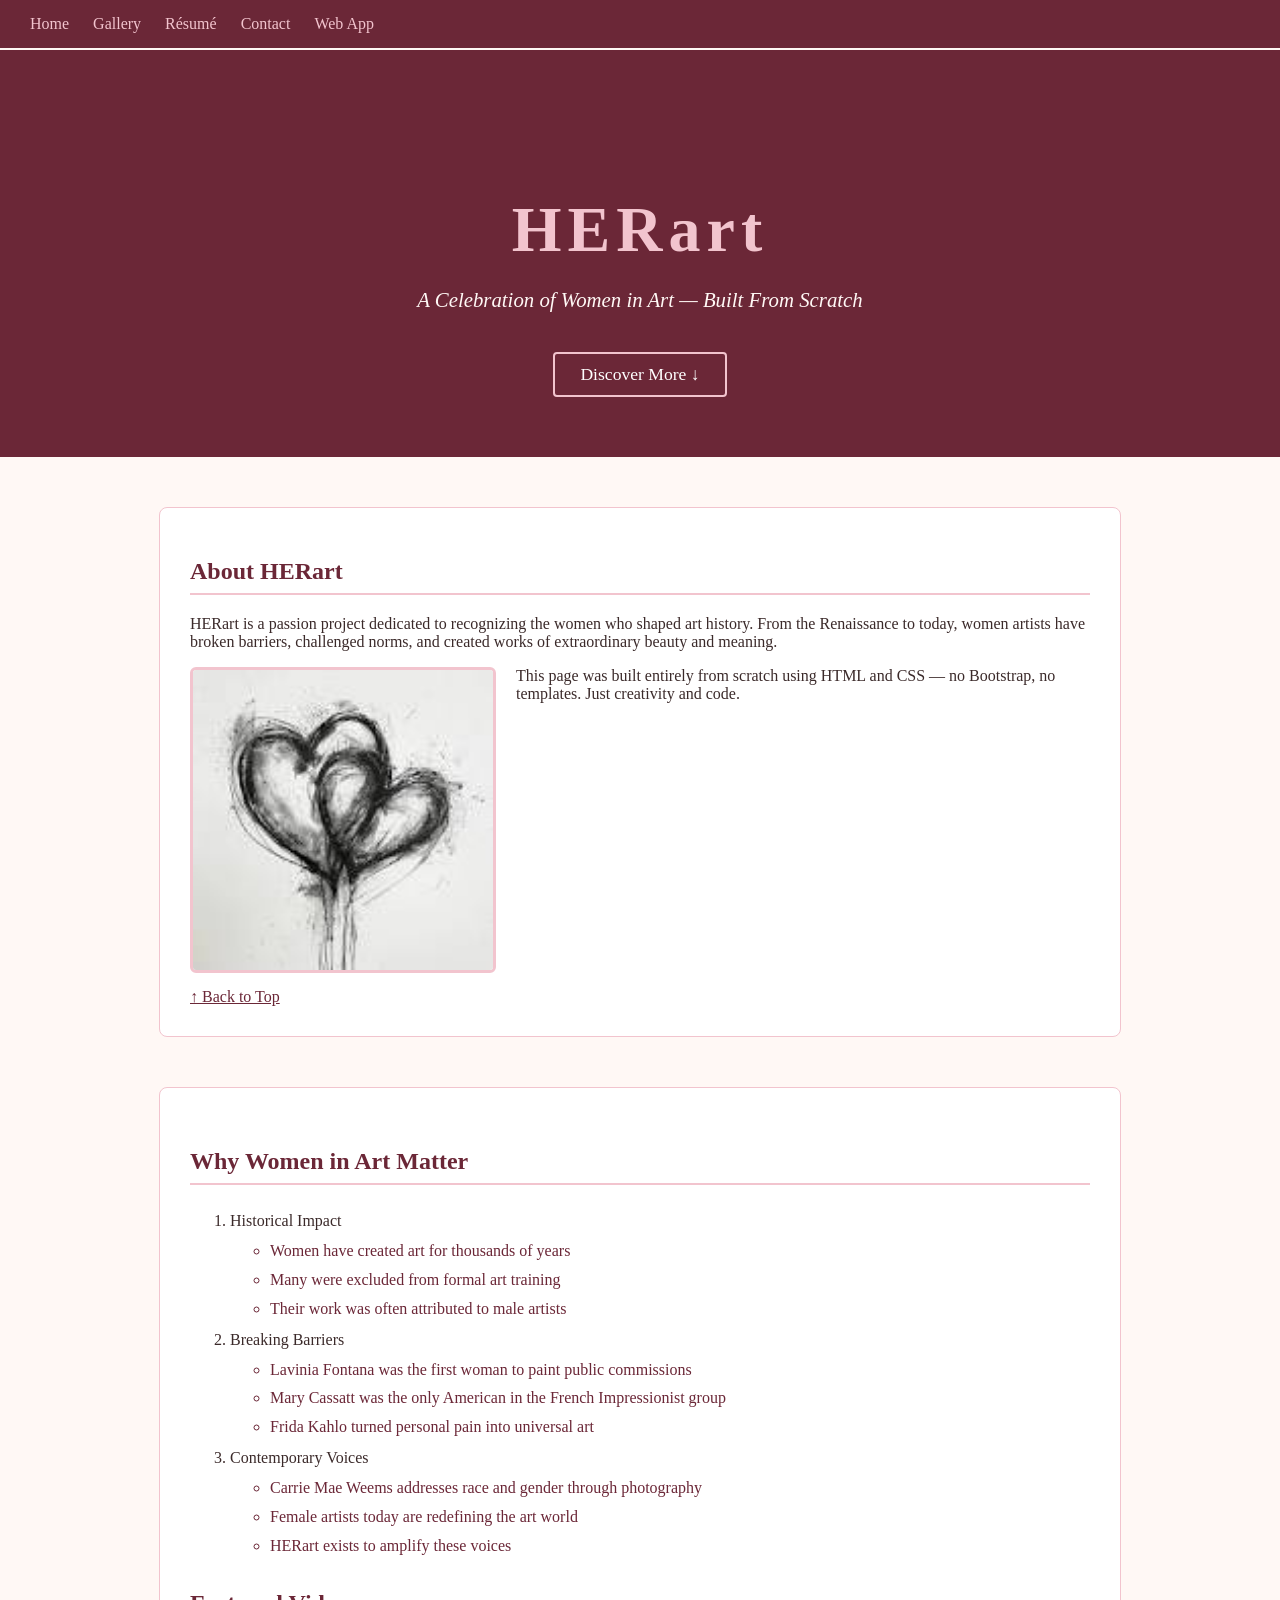
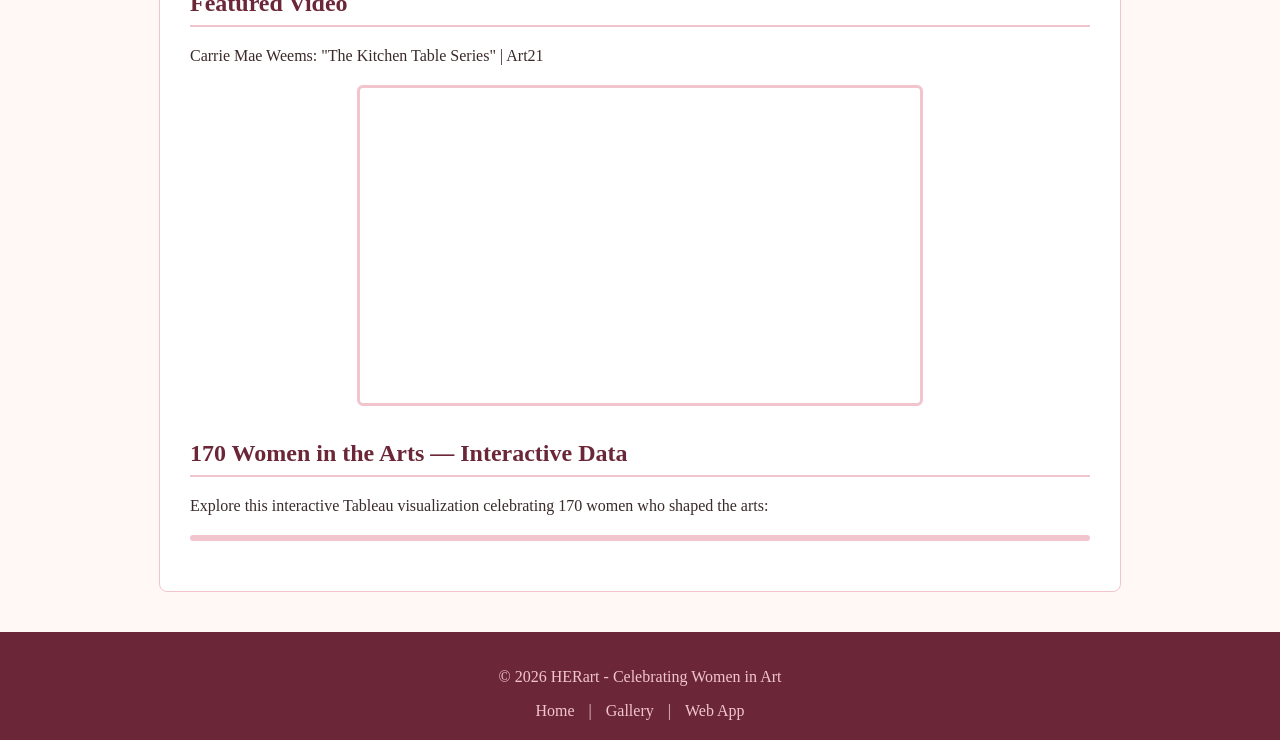
<file: scratch.html>
<!DOCTYPE html>
<html lang="en">

<head>
  <meta charset="UTF-8" />
  <meta name="viewport" content="width=device-width, initial-scale=1.0" />
  <title>HERart - From Scratch</title>
  <!-- Custom Scratch Stylesheet -->
  <link rel="stylesheet" href="scratch.css" />
</head>

<body>

  <!-- NAVIGATION back to main pages -->
  <div id="navbar">
    <a href="index.html">Home</a>
    <a href="gallery.html">Gallery</a>
    <a href="resume.html">Résumé</a>
    <a href="contact.html">Contact</a>
    <a href="webapp.html">Web App</a>
  </div>

  <!-- HERO DIV -->
  <div id="hero">
    <h1>HERart</h1>
    <p>A Celebration of Women in Art — Built From Scratch</p>
    <!-- On-page anchor link -->
    <a href="#about">Discover More ↓</a>
  </div>

  <!-- ABOUT DIV -->
  <!-- On-page anchor target -->
  <div id="about">
    <h2>About HERart</h2>
    <p>
      HERart is a passion project dedicated to recognizing the women who shaped art history.
      From the Renaissance to today, women artists have broken barriers, challenged norms,
      and created works of extraordinary beauty and meaning.
    </p>

    <!-- Image not from Bootstrap theme -->
    <img
      src="images/frontpageart.jpg"
      alt="Artwork representing women in art"
      width="300"
      height="300"
    />

    <p>
      This page was built entirely from scratch using HTML and CSS —
      no Bootstrap, no templates. Just creativity and code.
    </p>

    <!-- Back to top anchor -->
    <a href="#top">↑ Back to Top</a>
  </div>

  <!-- CONTENT DIV -->
  <div id="content">

    <h2>Why Women in Art Matter</h2>

    <!-- Ordered list with embedded unordered list (required nested list) -->
    <ol>
      <li>
        Historical Impact
        <ul>
          <li>Women have created art for thousands of years</li>
          <li>Many were excluded from formal art training</li>
          <li>Their work was often attributed to male artists</li>
        </ul>
      </li>
      <li>
        Breaking Barriers
        <ul>
          <li>Lavinia Fontana was the first woman to paint public commissions</li>
          <li>Mary Cassatt was the only American in the French Impressionist group</li>
          <li>Frida Kahlo turned personal pain into universal art</li>
        </ul>
      </li>
      <li>
        Contemporary Voices
        <ul>
          <li>Carrie Mae Weems addresses race and gender through photography</li>
          <li>Female artists today are redefining the art world</li>
          <li>HERart exists to amplify these voices</li>
        </ul>
      </li>
    </ol>

    <!-- Embedded YouTube Video (required element) -->
    <h2>Featured Video</h2>
    <p>Carrie Mae Weems: "The Kitchen Table Series" | Art21</p>
    <div id="video-container">
      <iframe
        width="560"
        height="315"
        src="https://www.youtube.com/embed/pPDInpNoO50"
        title="Carrie Mae Weems - The Kitchen Table Series"
        frameborder="0"
        allow="accelerometer; autoplay; clipboard-write; encrypted-media; gyroscope; picture-in-picture"
        allowfullscreen>
      </iframe>
    </div>

    <!-- Tableau Interactive Graph (required element) -->
    <h2>170 Women in the Arts — Interactive Data</h2>
    <p>Explore this interactive Tableau visualization celebrating 170 women who shaped the arts:</p>

    <div id="tableau-container">
      <div class='tableauPlaceholder' id='viz1776233251787' style='position: relative'>
        <noscript>
          <a href='#'>
            <img alt='Sheet 6' src='https://public.tableau.com/static/images/17/170WomenintheArts/Sheet6/1_rss.png' style='border: none' />
          </a>
        </noscript>
        <object class='tableauViz' style='display:none;'>
          <param name='host_url' value='https%3A%2F%2Fpublic.tableau.com%2F' />
          <param name='embed_code_version' value='3' />
          <param name='site_root' value='' />
          <param name='name' value='170WomenintheArts/Sheet6' />
          <param name='tabs' value='no' />
          <param name='toolbar' value='yes' />
          <param name='static_image' value='https://public.tableau.com/static/images/17/170WomenintheArts/Sheet6/1.png' />
          <param name='animate_transition' value='yes' />
          <param name='display_static_image' value='yes' />
          <param name='display_spinner' value='yes' />
          <param name='display_overlay' value='yes' />
          <param name='display_count' value='yes' />
          <param name='language' value='en-US' />
        </object>
      </div>
      <script type='text/javascript'>
        var divElement = document.getElementById('viz1776233251787');
        var vizElement = divElement.getElementsByTagName('object')[0];
        vizElement.style.width = '100%';
        vizElement.style.height = (divElement.offsetWidth * 0.75) + 'px';
        var scriptElement = document.createElement('script');
        scriptElement.src = 'https://public.tableau.com/javascripts/api/viz_v1.js';
        vizElement.parentNode.insertBefore(scriptElement, vizElement);
      </script>
    </div>

  </div>

  <!-- FOOTER -->
  <div id="footer">
    <p>&copy; 2026 HERart - Celebrating Women in Art</p>
    <a href="index.html">Home</a> |
    <a href="gallery.html">Gallery</a> |
    <a href="webapp.html">Web App</a>
  </div>

</body>
</html>
</file>
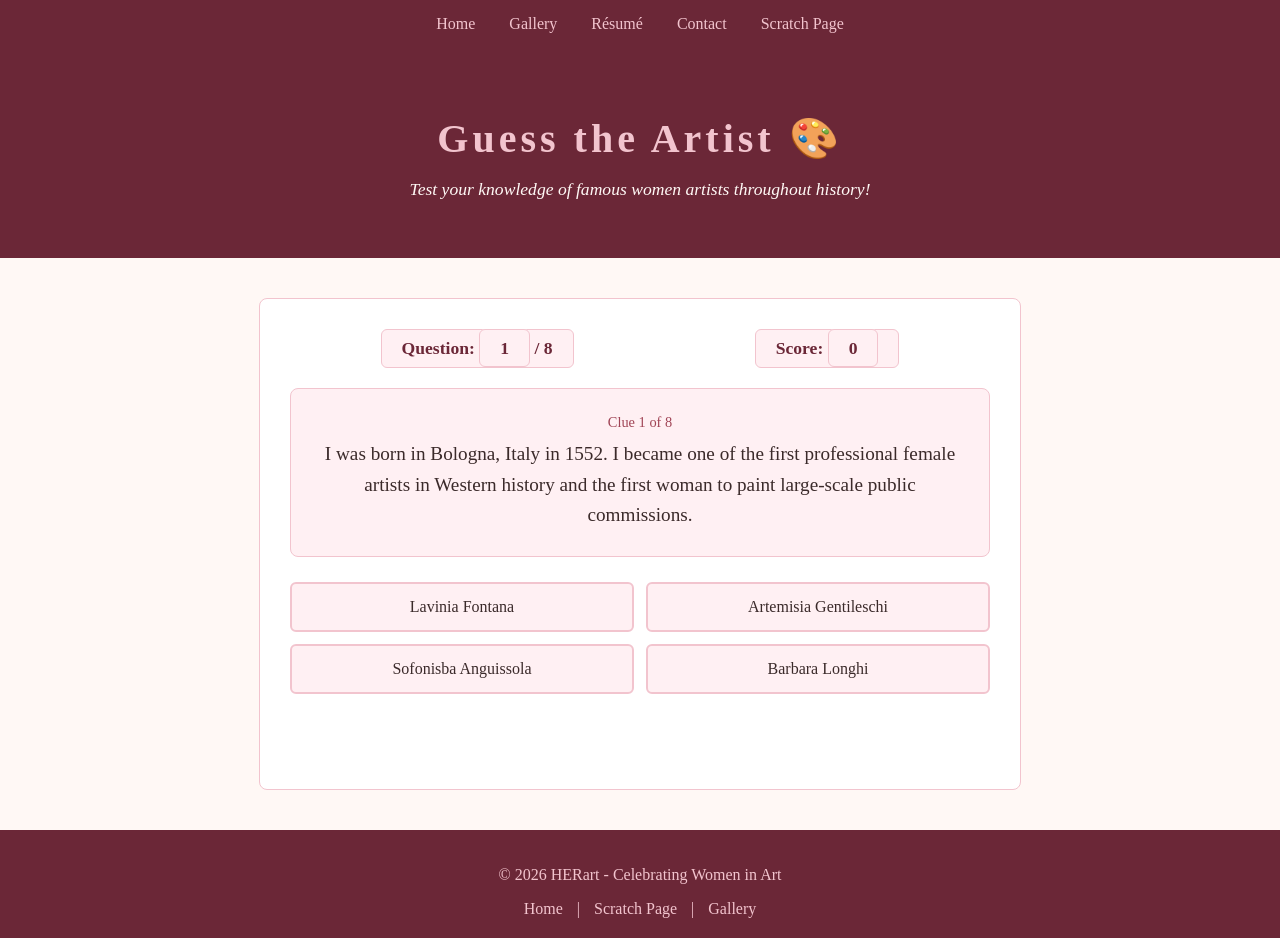
<file: webapp.html>
<!DOCTYPE html>
<html lang="en">

<head>
  <meta charset="UTF-8" />
  <meta name="viewport" content="width=device-width, initial-scale=1.0" />
  <title>HERart - Guess the Artist</title>
  <style>
    /* Base Styles */
    body {
      margin: 0;
      padding: 0;
      font-family: Georgia, serif;
      background-color: #fff8f5;
      color: #3b2a2a;
    }

    /* Navbar */
    #navbar {
      background-color: #6b2737;
      padding: 15px 30px;
      text-align: center;
    }

    #navbar a {
      color: #f2c4ce;
      text-decoration: none;
      margin: 0 15px;
      font-size: 1em;
    }

    #navbar a:hover {
      color: #ffffff;
      text-decoration: underline;
    }

    /* Hero */
    #hero {
      background-color: #6b2737;
      color: #f2c4ce;
      text-align: center;
      padding: 40px 20px;
    }

    #hero h1 {
      font-size: 2.5em;
      letter-spacing: 4px;
      margin-bottom: 5px;
      color: #f2c4ce;
    }

    #hero p {
      font-style: italic;
      font-size: 1.1em;
      color: #fff8f5;
    }

    /* Game Container */
    #game-container {
      max-width: 700px;
      margin: 40px auto;
      padding: 30px;
      background-color: #ffffff;
      border: 1px solid #f2c4ce;
      border-radius: 8px;
      text-align: center;
    }

    #score-board {
      display: flex;
      justify-content: space-around;
      margin-bottom: 20px;
      font-size: 1.1em;
    }

    #score-board span {
      background-color: #fff0f3;
      border: 1px solid #f2c4ce;
      border-radius: 6px;
      padding: 8px 20px;
      color: #6b2737;
      font-weight: bold;
    }

    #clue-box {
      background-color: #fff0f3;
      border: 1px solid #f2c4ce;
      border-radius: 8px;
      padding: 25px;
      margin-bottom: 25px;
    }

    #clue-number {
      font-size: 0.9em;
      color: #a04455;
      margin-bottom: 8px;
    }

    #clue-text {
      font-size: 1.2em;
      color: #3b2a2a;
      line-height: 1.6;
    }

    /* Answer Buttons */
    #answers {
      display: grid;
      grid-template-columns: 1fr 1fr;
      gap: 12px;
      margin-bottom: 20px;
    }

    .answer-btn {
      background-color: #fff0f3;
      border: 2px solid #f2c4ce;
      border-radius: 6px;
      padding: 14px;
      font-family: Georgia, serif;
      font-size: 1em;
      color: #3b2a2a;
      cursor: pointer;
      transition: all 0.2s;
    }

    .answer-btn:hover {
      background-color: #6b2737;
      color: #ffffff;
      border-color: #6b2737;
    }

    .answer-btn.correct {
      background-color: #4caf50;
      color: white;
      border-color: #4caf50;
    }

    .answer-btn.wrong {
      background-color: #e57373;
      color: white;
      border-color: #e57373;
    }

    /* Feedback */
    #feedback {
      font-size: 1.1em;
      font-weight: bold;
      min-height: 30px;
      margin-bottom: 15px;
      color: #6b2737;
    }

    /* Next Button */
    #next-btn {
      background-color: #6b2737;
      color: #f2c4ce;
      border: none;
      border-radius: 6px;
      padding: 12px 30px;
      font-family: Georgia, serif;
      font-size: 1em;
      cursor: pointer;
      display: none;
    }

    #next-btn:hover {
      background-color: #a04455;
    }

    /* Results Screen */
    #results-container {
      max-width: 700px;
      margin: 40px auto;
      padding: 30px;
      background-color: #ffffff;
      border: 1px solid #f2c4ce;
      border-radius: 8px;
      text-align: center;
      display: none;
    }

    #results-container h2 {
      color: #6b2737;
      font-size: 2em;
    }

    #final-score {
      font-size: 1.5em;
      color: #a04455;
      margin: 15px 0;
    }

    #result-message {
      font-size: 1.1em;
      margin-bottom: 25px;
      line-height: 1.6;
    }

    #restart-btn {
      background-color: #6b2737;
      color: #f2c4ce;
      border: none;
      border-radius: 6px;
      padding: 12px 30px;
      font-family: Georgia, serif;
      font-size: 1em;
      cursor: pointer;
    }

    #restart-btn:hover {
      background-color: #a04455;
    }

    /* Footer */
    #footer {
      background-color: #6b2737;
      color: #f2c4ce;
      text-align: center;
      padding: 20px;
      margin-top: 40px;
      font-family: Georgia, serif;
    }

    #footer a {
      color: #f2c4ce;
      margin: 0 10px;
      text-decoration: none;
    }

    #footer a:hover {
      color: #ffffff;
      text-decoration: underline;
    }
  </style>
</head>

<body>

  <!-- NAVBAR -->
  <div id="navbar">
    <a href="index.html">Home</a>
    <a href="gallery.html">Gallery</a>
    <a href="resume.html">Résumé</a>
    <a href="contact.html">Contact</a>
    <a href="scratch.html">Scratch Page</a>
  </div>

  <!-- HERO -->
  <div id="hero">
    <h1>Guess the Artist 🎨</h1>
    <p>Test your knowledge of famous women artists throughout history!</p>
  </div>

  <!-- GAME -->
  <div id="game-container">

    <!-- Score Board -->
    <div id="score-board">
      <span>Question: <span id="q-number">1</span> / 8</span>
      <span>Score: <span id="score">0</span></span>
    </div>

    <!-- Clue Box -->
    <div id="clue-box">
      <div id="clue-number">Clue</div>
      <div id="clue-text"></div>
    </div>

    <!-- Answer Buttons -->
    <div id="answers">
      <button class="answer-btn" onclick="checkAnswer(0)"></button>
      <button class="answer-btn" onclick="checkAnswer(1)"></button>
      <button class="answer-btn" onclick="checkAnswer(2)"></button>
      <button class="answer-btn" onclick="checkAnswer(3)"></button>
    </div>

    <!-- Feedback -->
    <div id="feedback"></div>

    <!-- Next Button -->
    <button id="next-btn" onclick="nextQuestion()">Next Question →</button>

  </div>

  <!-- RESULTS -->
  <div id="results-container">
    <h2>🎨 Game Over!</h2>
    <div id="final-score"></div>
    <div id="result-message"></div>
    <button id="restart-btn" onclick="restartGame()">Play Again</button>
  </div>

  <!-- FOOTER -->
  <div id="footer">
    <p>&copy; 2026 HERart - Celebrating Women in Art</p>
    <a href="index.html">Home</a> |
    <a href="scratch.html">Scratch Page</a> |
    <a href="gallery.html">Gallery</a>
  </div>

  <script>
    const questions = [
      {
        clue: "I was born in Bologna, Italy in 1552. I became one of the first professional female artists in Western history and the first woman to paint large-scale public commissions.",
        answers: ["Lavinia Fontana", "Artemisia Gentileschi", "Sofonisba Anguissola", "Barbara Longhi"],
        correct: 0
      },
      {
        clue: "I was an American Impressionist painter who moved to Paris and was the only American — and one of the few women — accepted into the French Impressionist group. I loved painting mothers and children.",
        answers: ["Berthe Morisot", "Mary Cassatt", "Rosa Bonheur", "Camille Claudel"],
        correct: 1
      },
      {
        clue: "I was a Mexican painter known for my deeply personal self-portraits. I suffered a terrible accident at 18 and used painting to process my pain. I am considered an icon of identity and resilience.",
        answers: ["Remedios Varo", "Frida Kahlo", "Leonora Carrington", "Maria Izquierdo"],
        correct: 1
      },
      {
        clue: "I am an American contemporary artist working in photography, video, and installation. My work addresses race, gender, and class. My most famous series features a woman alone at a kitchen table.",
        answers: ["Kara Walker", "Carrie Mae Weems", "Faith Ringgold", "Lorna Simpson"],
        correct: 1
      },
      {
        clue: "I was a Renaissance sculptor and painter, one of the first known women artists in Western art. I was also a close friend and correspondent of Michelangelo.",
        answers: ["Lavinia Fontana", "Barbara Longhi", "Sofonisba Anguissola", "Properzia de' Rossi"],
        correct: 2
      },
      {
        clue: "I was a French Impressionist and the only major female painter in the core Impressionist group. I was the sister-in-law of Édouard Manet and known for my delicate brushwork.",
        answers: ["Mary Cassatt", "Berthe Morisot", "Eva Gonzalès", "Marie Bracquemond"],
        correct: 1
      },
      {
        clue: "I was an Italian Baroque painter famous for depicting strong heroic women from the Bible. I was one of the first women to achieve recognition in the male-dominated world of 17th century art.",
        answers: ["Lavinia Fontana", "Sofonisba Anguissola", "Artemisia Gentileschi", "Barbara Longhi"],
        correct: 2
      },
      {
        clue: "I am a contemporary American artist known for large-scale silhouette works exploring the history of slavery and racism in America. I was awarded a MacArthur Fellowship in 1997.",
        answers: ["Carrie Mae Weems", "Faith Ringgold", "Kara Walker", "Lorna Simpson"],
        correct: 2
      }
    ];

    let currentQuestion = 0;
    let score = 0;
    let answered = false;

    function loadQuestion() {
      const q = questions[currentQuestion];
      document.getElementById("clue-text").textContent = q.clue;
      document.getElementById("clue-number").textContent = "Clue " + (currentQuestion + 1) + " of " + questions.length;
      document.getElementById("q-number").textContent = currentQuestion + 1;
      document.getElementById("feedback").textContent = "";
      document.getElementById("next-btn").style.display = "none";

      const buttons = document.querySelectorAll(".answer-btn");
      buttons.forEach((btn, i) => {
        btn.textContent = q.answers[i];
        btn.className = "answer-btn";
        btn.disabled = false;
      });

      answered = false;
    }

    function checkAnswer(index) {
      if (answered) return;
      answered = true;

      const q = questions[currentQuestion];
      const buttons = document.querySelectorAll(".answer-btn");

      buttons.forEach(btn => btn.disabled = true);
      buttons[q.correct].classList.add("correct");

      if (index === q.correct) {
        score++;
        document.getElementById("score").textContent = score;
        document.getElementById("feedback").textContent = "✅ Correct! Well done!";
        document.getElementById("feedback").style.color = "#4caf50";
      } else {
        buttons[index].classList.add("wrong");
        document.getElementById("feedback").textContent = "❌ Not quite! The correct answer was " + q.answers[q.correct] + ".";
        document.getElementById("feedback").style.color = "#e57373";
      }

      document.getElementById("next-btn").style.display = "inline-block";
    }

    function nextQuestion() {
      currentQuestion++;
      if (currentQuestion < questions.length) {
        loadQuestion();
      } else {
        showResults();
      }
    }

    function showResults() {
      document.getElementById("game-container").style.display = "none";
      document.getElementById("results-container").style.display = "block";
      document.getElementById("final-score").textContent = "You scored " + score + " out of " + questions.length + "!";

      let message = "";
      if (score === questions.length) {
        message = "🌟 Perfect score! You are a true HERart expert! Women artists everywhere are proud of you.";
      } else if (score >= 6) {
        message = "🎨 Amazing! You know your women artists really well. Keep celebrating their legacy!";
      } else if (score >= 4) {
        message = "👏 Great effort! You have a solid knowledge of women in art. Keep exploring HERart to learn more!";
      } else {
        message = "🌸 Good try! There is so much to discover about women artists throughout history. Explore our gallery to learn more!";
      }

      document.getElementById("result-message").textContent = message;
    }

    function restartGame() {
      currentQuestion = 0;
      score = 0;
      document.getElementById("score").textContent = 0;
      document.getElementById("results-container").style.display = "none";
      document.getElementById("game-container").style.display = "block";
      loadQuestion();
    }

    // Start the game
    loadQuestion();
  </script>

</body>
</html>
</file>
<file: styles.css>
/* =====================
   HERart - External Stylesheet
   CSS Chapter: Moving to External Stylesheet
   ===================== */

/* =====================
   Base Reset
   CSS Chapter: Overwriting HTML Element Styles
   ===================== */
body {
  margin: 0;
  padding: 0;
  font-family: Georgia, serif;
  background-color: #fff8f5;
  color: #3b2a2a;
}

h1, h2, h3 {
  font-family: Georgia, serif;
}

/* =====================
   HEADER
   CSS Chapter: Fixed Positioning
   ===================== */
header {
  position: fixed;
  top: 0;
  left: 0;
  width: 100%;
  background-color: #6b2737;
  color: #fff8f5;
  padding: 15px 30px;
  z-index: 100;
  box-sizing: border-box;
}

header h1 {
  margin: 0;
  font-size: 2em;
  letter-spacing: 3px;
  color: #f2c4ce;
}

header p {
  margin: 2px 0 10px 0;
  font-style: italic;
  color: #f2c4ce;
}

/* =====================
   NAVIGATION
   CSS Chapter: Link State Styling
   ===================== */
nav a {
  color: #fff8f5;
  text-decoration: none;
  margin-right: 20px;
  font-size: 1em;
  padding: 5px 10px;
  border-radius: 4px;
}

nav a:hover {
  background-color: #f2c4ce;
  color: #6b2737;
  text-decoration: underline;
}

nav a:visited {
  color: #f9dde2;
}

/* =====================
   MAIN CONTENT
   CSS Chapter: Box Model - margin, padding
   ===================== */
main {
  margin-top: 120px;
  padding: 20px 60px;
  max-width: 900px;
  margin-left: auto;
  margin-right: auto;
}

/* =====================
   SECTIONS
   CSS Chapter: Background, Align, Box Model
   ===================== */
section {
  margin-bottom: 50px;
  padding: 30px;
  background-color: #ffffff;
  border: 1px solid #e8c4cc;
  border-radius: 8px;
  position: relative;
  z-index: 1;
}

h2 {
  color: #6b2737;
  border-bottom: 2px solid #f2c4ce;
  padding-bottom: 8px;
}

h3 {
  color: #a04455;
}

/* =====================
   IMAGES
   CSS Chapter: Float
   ===================== */
img {
  float: left;
  margin: 0 20px 15px 0;
  border: 3px solid #f2c4ce;
  border-radius: 6px;
}

/* Clear float after sections */
section::after {
  content: "";
  display: block;
  clear: both;
}

/* =====================
   LINKS
   CSS Chapter: Link State Styling
   ===================== */
a {
  color: #6b2737;
  text-decoration: none;
}

a:hover {
  text-decoration: underline;
  color: #a04455;
}

a:visited {
  color: #9b6b75;
}

/* =====================
   SPAN
   CSS Chapter: Within-local-tag Style and Span
   ===================== */
span.highlight {
  background-color: #f2c4ce;
  padding: 2px 6px;
  border-radius: 3px;
  font-weight: bold;
}

/* =====================
   LISTS
   CSS Chapter: Custom Style Selectors
   ===================== */
ul, ol {
  padding-left: 25px;
  line-height: 1.9;
}

ul li {
  list-style-type: square;
  color: #6b2737;
}

ol li {
  color: #3b2a2a;
}

/* =====================
   FOOTER
   CSS Chapter: Background, Align
   ===================== */
footer {
  background-color: #6b2737;
  color: #f2c4ce;
  text-align: center;
  padding: 20px;
  margin-top: 60px;
}

footer a {
  color: #f2c4ce;
  margin: 0 10px;
}

footer a:hover {
  color: #ffffff;
  text-decoration: underline;
}
</file>
<file: scratch.css>
/* =====================
   HERart Scratch Stylesheet
   Custom styles - no Bootstrap
   ===================== */

/* Font color and font family styles (required) */
body {
  margin: 0;
  padding: 0;
  font-family: Georgia, "Times New Roman", serif;
  color: #3b2a2a;
  /* Custom background color (required) */
  background-color: #fff8f5;
}

/* =====================
   NAVBAR DIV
   ===================== */
#navbar {
  background-color: #6b2737;
  padding: 15px 30px;
  position: fixed;
  top: 0;
  left: 0;
  width: 100%;
  z-index: 100;
  box-sizing: border-box;
}

#navbar a {
  color: #f2c4ce;
  text-decoration: none;
  margin-right: 20px;
  font-family: Georgia, serif;
  font-size: 1em;
}

#navbar a:hover {
  color: #ffffff;
  text-decoration: underline;
}

/* =====================
   HERO DIV
   Positioning and styling (required divs)
   ===================== */
#hero {
  background-color: #6b2737;
  color: #f2c4ce;
  text-align: center;
  padding: 100px 20px 60px 20px;
  margin-top: 50px;
}

#hero h1 {
  font-family: Georgia, serif;
  font-size: 4em;
  letter-spacing: 6px;
  color: #f2c4ce;
  margin-bottom: 10px;
}

#hero p {
  font-size: 1.3em;
  font-style: italic;
  color: #fff8f5;
}

#hero a {
  display: inline-block;
  margin-top: 20px;
  color: #ffffff;
  font-size: 1.1em;
  text-decoration: none;
  border: 2px solid #f2c4ce;
  padding: 10px 25px;
  border-radius: 4px;
}

#hero a:hover {
  background-color: #f2c4ce;
  color: #6b2737;
}

/* =====================
   ABOUT DIV
   ===================== */
#about {
  max-width: 900px;
  margin: 50px auto;
  padding: 30px;
  background-color: #ffffff;
  border: 1px solid #f2c4ce;
  border-radius: 8px;
}

#about h2 {
  font-family: Georgia, serif;
  color: #6b2737;
  border-bottom: 2px solid #f2c4ce;
  padding-bottom: 8px;
}

#about img {
  float: left;
  margin: 0 20px 15px 0;
  border: 3px solid #f2c4ce;
  border-radius: 6px;
}

#about a {
  color: #6b2737;
  display: block;
  margin-top: 15px;
  clear: both;
}

/* =====================
   CONTENT DIV
   ===================== */
#content {
  max-width: 900px;
  margin: 30px auto;
  padding: 30px;
  background-color: #ffffff;
  border: 1px solid #f2c4ce;
  border-radius: 8px;
}

#content h2 {
  font-family: Georgia, serif;
  color: #6b2737;
  border-bottom: 2px solid #f2c4ce;
  padding-bottom: 8px;
  margin-top: 30px;
}

#content ol {
  line-height: 2;
  color: #3b2a2a;
}

#content ul {
  color: #6b2737;
  line-height: 1.8;
}

/* =====================
   VIDEO CONTAINER DIV
   ===================== */
#video-container {
  margin: 20px 0;
  text-align: center;
}

#video-container iframe {
  max-width: 100%;
  border: 3px solid #f2c4ce;
  border-radius: 6px;
}

/* =====================
   TABLEAU CONTAINER
   ===================== */
#tableau-container {
  margin: 20px 0;
  border: 3px solid #f2c4ce;
  border-radius: 6px;
  overflow: hidden;
}

/* =====================
   FOOTER DIV
   ===================== */
#footer {
  background-color: #6b2737;
  color: #f2c4ce;
  text-align: center;
  padding: 20px;
  margin-top: 40px;
  font-family: Georgia, serif;
}

#footer a {
  color: #f2c4ce;
  margin: 0 10px;
  text-decoration: none;
}

#footer a:hover {
  color: #ffffff;
  text-decoration: underline;
}
</file>
